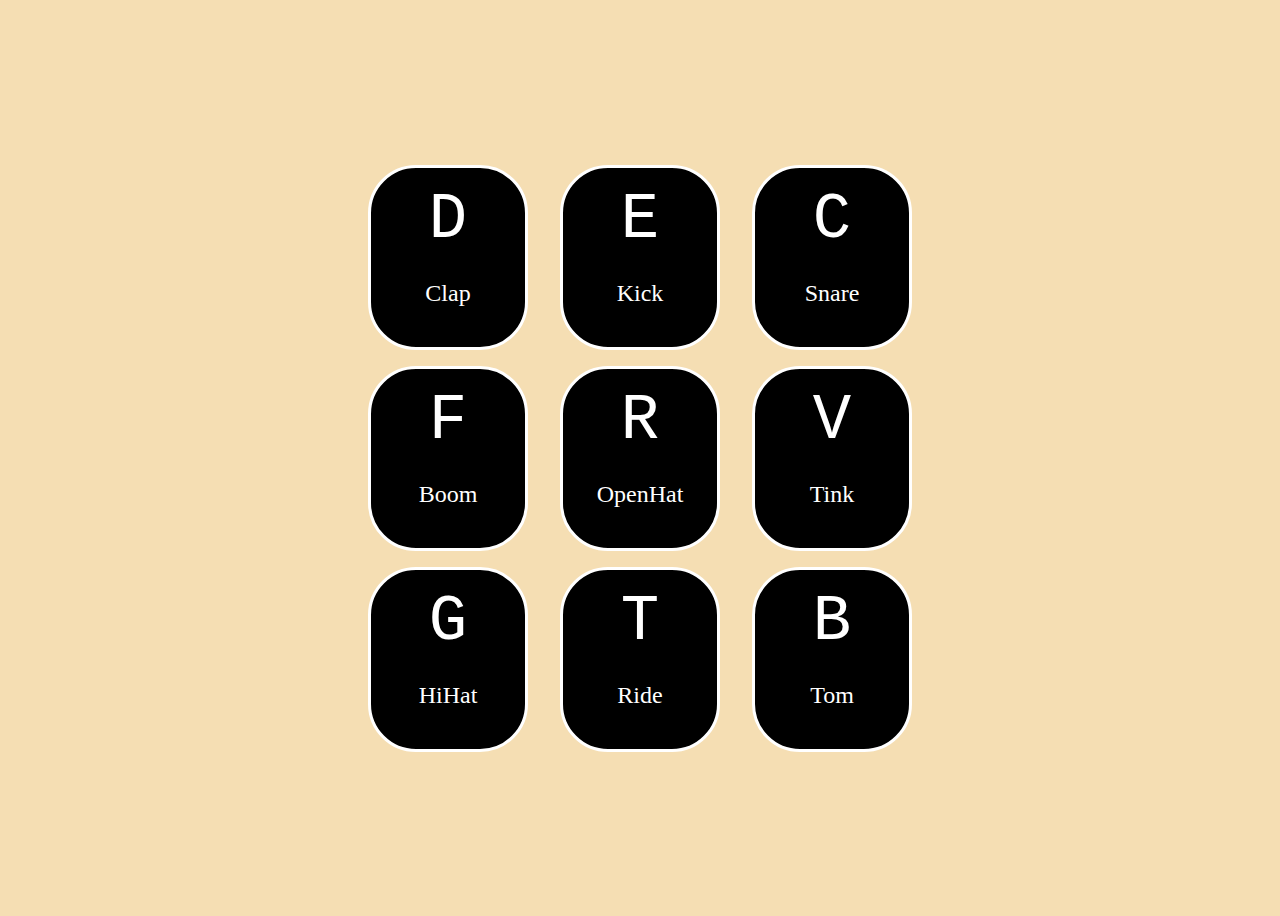
<file: 1_JavaScript-DrumKit/index.html>
<!DOCTYPE html>
<html lang="en">

<head>
    <meta charset="utf-8">
    <meta http-equiv="X-UA-Compatible" content="IE=edge">
    <title>JS-DrumKit</title>
    <meta name="viewport" content="width=device-width, initial-scale=1">
    <link rel="stylesheet" type="text/css" media="screen" href="styles/style.css">
    <script src="scripts/drumkit.js"></script>
</head>

<body>
    <div class=keys>
        <div class="1">
            <div data-key="68" class="key">
                <kbd>D</kbd>
                <p>Clap</p>
            </div>
            <div data-key="70" class="key">
                <kbd>F</kbd>
                <p>Boom</p>
            </div>
            <div data-key="71" class="key">
                <kbd>G</kbd>
                <p>HiHat</p>
            </div>
        </div>
        <div class="2">
            <div data-key="69" class="key">
                <kbd>E</kbd>
                <p>Kick</p>
            </div>
            <div data-key="82" class="key">
                <kbd>R</kbd>
                <p>OpenHat</p>
            </div>
            <div data-key="84" class="key">
                <kbd>T</kbd>
                <p>Ride</p>
            </div>
        </div>
        <div class="3">
            <div data-key="67" class="key">
                <kbd>C</kbd>
                <p>Snare</p>
            </div>
            <div data-key="86" class="key">
                <kbd>V</kbd>
                <p>Tink</p>
            </div>
            <div data-key="66" class="key">
                <kbd>B</kbd>
                <p>Tom</p>
            </div>
        </div>
    </div>
    <div class=sounds>
        <audio data-key="68" src="sounds/clap.wav">boom</audio>
        <audio data-key="70" src="sounds/boom.wav">boom</audio>
        <audio data-key="71" src="sounds/hihat.wav">boom</audio>
        <audio data-key="69" src="sounds/kick.wav">boom</audio>
        <audio data-key="82" src="sounds/openhat.wav">boom</audio>
        <audio data-key="84" src="sounds/ride.wav">boom</audio>
        <audio data-key="67" src="sounds/snare.wav">boom</audio>
        <audio data-key="86" src="sounds/tink.wav">boom</audio>
        <audio data-key="66" src="sounds/tom.wav">boom</audio>
    </div>
    <script>
        // Decorator function for glow effect once the keys are tapped
        function removeKeyGlow(e) {
            console.log("Here to remove the glow");
            console.log(e);
            if (e.propertyName != "transform") return;
            e.target.classList.remove('playing');
        }

        // Plays sound when the key is pressed
        function playSoundOnKeyStroke(e) {
            console.log("Event:", e);
            const currentKeyCode = e.keyCode;
            console.log("keyCode:" + currentKeyCode);
            const audio = document.querySelector(`audio[data-key="${currentKeyCode}"]`);
            const key = document.querySelector(`div[data-key="${currentKeyCode}"]`);
            if (!audio) return;
            console.log("Key:" + e.code);
            audio.currentTime = 0;
            key.classList.add('playing');
            audio.play();
        }

        // Plays sound when the keys are clicked or tapped
        function playSoundOnClick(e) {
            console.log("Event play on click");
            console.log("Click Event:", e);
            const currentKeyValue = e.target.innerText;
            var currentkeyCode;
            var dataKeyResponse1 = e.target.parentElement.attributes[0];
            console.log("Parent:", dataKeyResponse1);
            // data-key="68"
            var currentKeyCode = e.target.parentNode.dataset.key;
            console.log("DataFromClick:", currentKeyCode);
            console.log("keyCode:" + currentKeyCode);
            const audio = document.querySelector(`audio[data-key="${currentKeyCode}"]`);
            const key = document.querySelector(`div[data-key="${currentKeyCode}"]`);
            if (!audio) return;
            console.log("Key:" + e.code);
            audio.currentTime = 0;
            key.classList.add('playing');
            audio.play();
        }
        window.addEventListener('transitionend', removeKeyGlow);
        window.addEventListener('keydown', playSoundOnKeyStroke);
        document.getElementsByClassName('keys')[0].addEventListener('click', playSoundOnClick);
    </script>
</body>

</html>
</file>
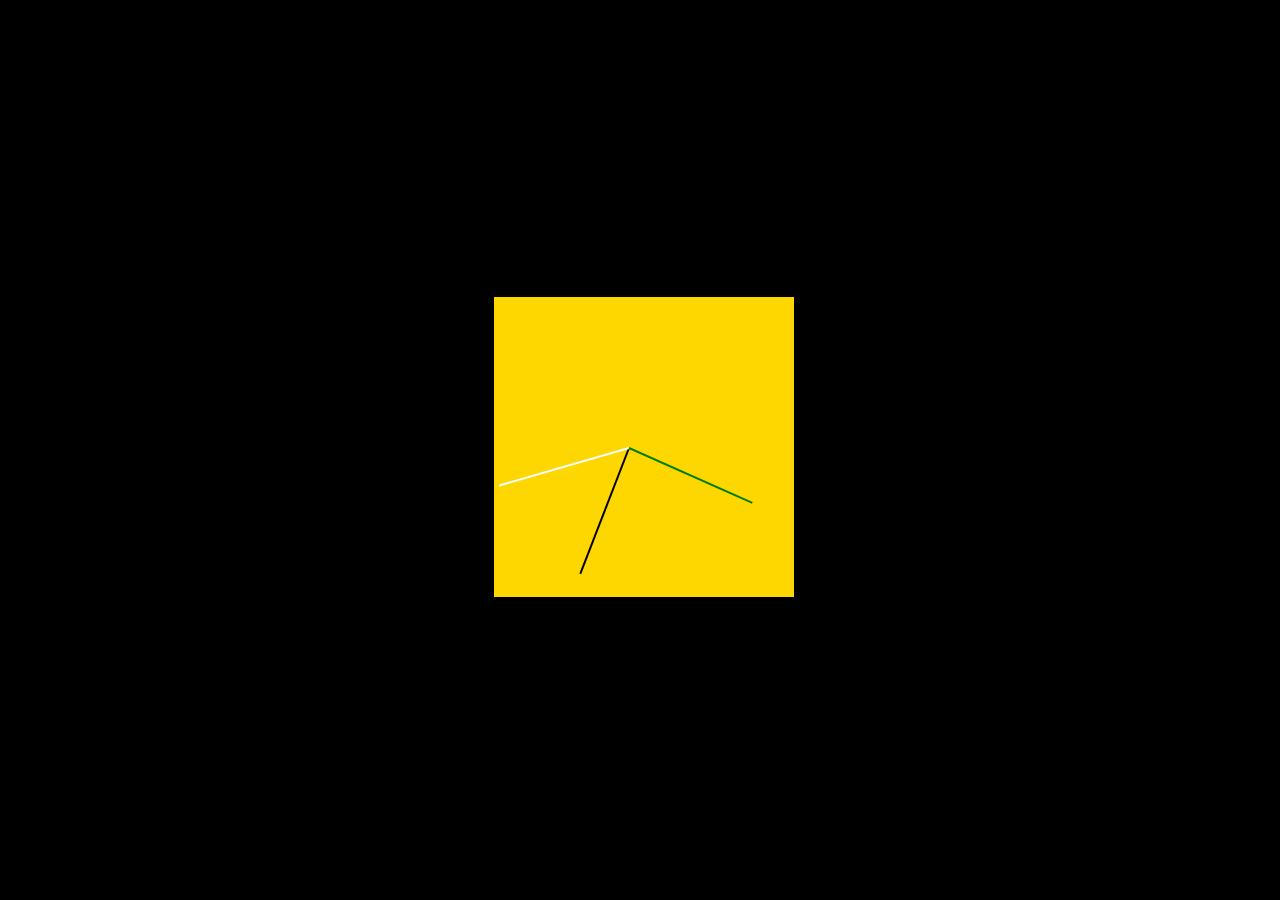
<file: 2_JS-CSS-Clock/index.html>
?
<!DOCTYPE html>
<html lang="en">

<head>
    <meta charset="UTF-8">
    <meta name="viewport" content="width=device-width, initial-scale=1.0">
    <meta http-equiv="X-UA-Compatible" content="ie=edge">
    <title>ClockJS</title>
</head>
<body>
    <div class="clock">
        <div class="clock-face">
            <div class="hand hour-hand"></div>
            <div class="hand minute-hand"></div>
            <div class="hand seconds-hand"></div>
        </div>
    </div>
    <style>
        html {
            background-color: black;
            background-size: cover;
            font-family: 'helvetica neue';
            text-align: center;
            font-size: 10px;
        }

        body {
            font-size: 2rem;
            margin: 0;
            display: flex;
            flex: 1;
            min-height: 100vh;
            align-items: center;
        }

        .clock {
            border: 2px;
            border-color: aliceblue;
            width: 30rem;
            height: 30rem;
            margin: 50px auto;
        }

        .clock-face{
            position: relative;
            background: gold;
            width: 100%;
            height: 100%;
            transform: translateY(-3px);
        }

        .hand{
            background: black;
            height: 2px;
            width: 45%;
            position:absolute;
            top:50%;
            transition: all 0.05s;
            transform-origin: 100%;
            transform:rotate(90deg);
            transition-timing-function: cubic-bezier(0.1, 2.7, 0.58, 1);
        }
    </style>
    <script>
    const hourHand = document.querySelector(".hour-hand");
    //console.log('HourHand:',hourHand);
    const minuteHand = document.querySelector(".minute-hand");
    const secondsHand = document.querySelector(".seconds-hand");
    secondsHand.style.background = "green";
    hourHand.style.background = "black";
    minuteHand.style.background="white";


    function showTime(){
        const now = new Date();
        console.log("1 Second just passed!");
        const seconds = now.getSeconds();
        console.log("S:",seconds);
        var secondsDegree = ((seconds*6)+90);
        secondsHand.style.transform=`rotate(${secondsDegree}deg)`;

        const minutes = now.getMinutes();
        console.log("M:",minutes);
        var minutesDegree = ((minutes+(seconds/60))*6)+90;
        minuteHand.style.transform = `rotate(${minutesDegree}deg)`;

        const hours = now.getHours();
        console.log("H", hours);
        var hourDegree = ((hours)+(minutes/60)+(seconds/3600))*30+90;
        hourHand.style.transform=`rotate(${hourDegree}deg)`;
    }

    setInterval(showTime, 1000);
    showTime();
    </script>
</body>

</html>
</file>
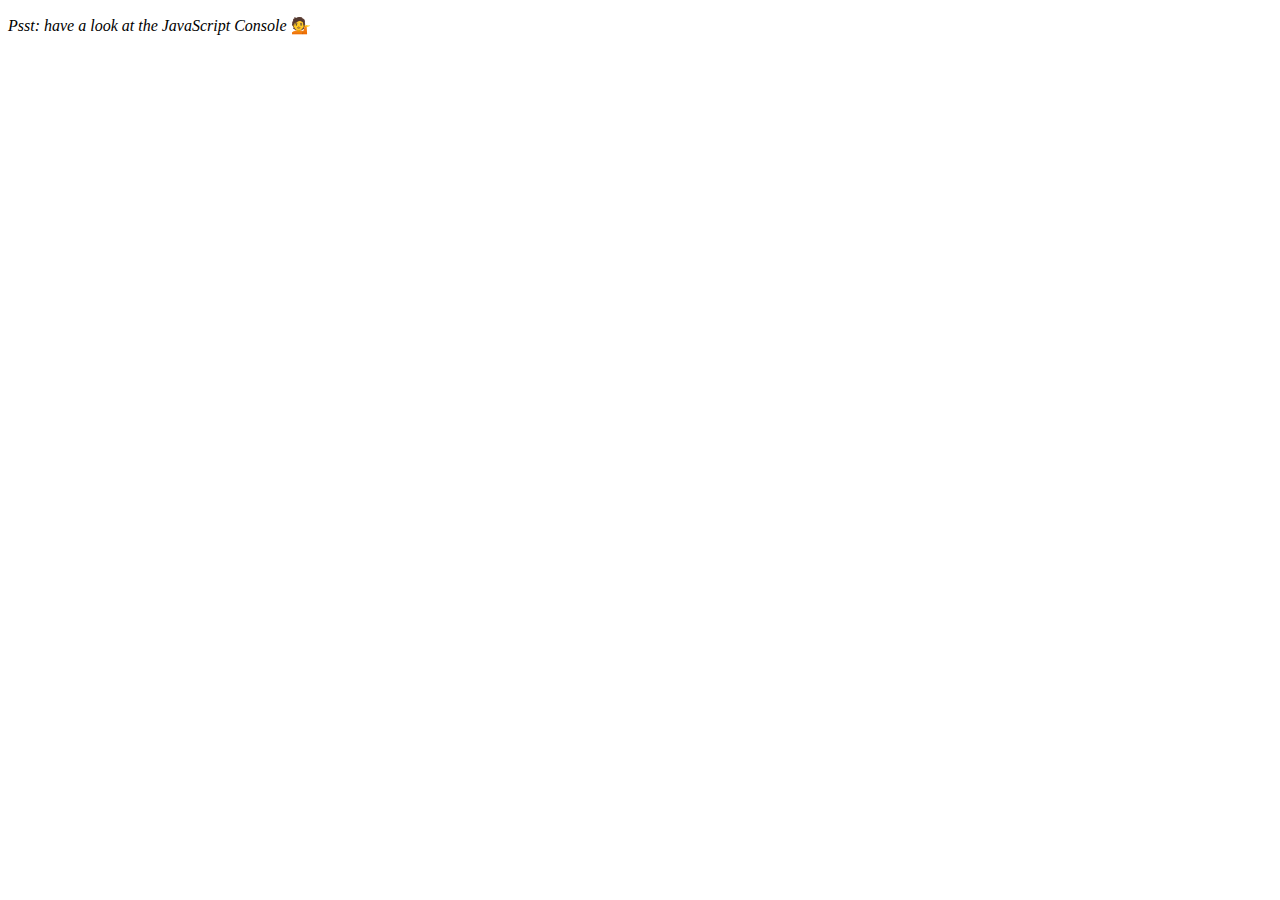
<file: 4_ArrayCardio/index.html>
<!DOCTYPE html>
<html lang="en">

<head>
    <meta charset="UTF-8">
    <title>Array Cardio 💪</title>
</head>

<body>
    <p><em>Psst: have a look at the JavaScript Console</em> 💁</p>
    <script>
        // Get your shorts on - this is an array workout!
        // ## Array Cardio Day 1

        // Some data we can work with

        const inventors = [
            { first: 'Albert', last: 'Einstein', year: 1879, passed: 1955 },
            { first: 'Isaac', last: 'Newton', year: 1643, passed: 1727 },
            { first: 'Galileo', last: 'Galilei', year: 1564, passed: 1642 },
            { first: 'Marie', last: 'Curie', year: 1867, passed: 1934 },
            { first: 'Johannes', last: 'Kepler', year: 1571, passed: 1630 },
            { first: 'Nicolaus', last: 'Copernicus', year: 1473, passed: 1543 },
            { first: 'Max', last: 'Planck', year: 1858, passed: 1947 },
            { first: 'Katherine', last: 'Blodgett', year: 1898, passed: 1979 },
            { first: 'Ada', last: 'Lovelace', year: 1815, passed: 1852 },
            { first: 'Sarah E.', last: 'Goode', year: 1855, passed: 1905 },
            { first: 'Lise', last: 'Meitner', year: 1878, passed: 1968 },
            { first: 'Hanna', last: 'Hammarström', year: 1829, passed: 1909 }
        ];

        const people = ['Beck, Glenn', 'Becker, Carl', 'Beckett, Samuel', 'Beddoes, Mick', 'Beecher, Henry', 'Beethoven, Ludwig', 'Begin, Menachem', 'Belloc, Hilaire', 'Bellow, Saul', 'Benchley, Robert', 'Benenson, Peter', 'Ben-Gurion, David', 'Benjamin, Walter', 'Benn, Tony', 'Bennington, Chester', 'Benson, Leana', 'Bent, Silas', 'Bentsen, Lloyd', 'Berger, Ric', 'Bergman, Ingmar', 'Berio, Luciano', 'Berle, Milton', 'Berlin, Irving', 'Berne, Eric', 'Bernhard, Sandra', 'Berra, Yogi', 'Berry, Halle', 'Berry, Wendell', 'Bethea, Erin', 'Bevan, Aneurin', 'Bevel, Ken', 'Biden, Joseph', 'Bierce, Ambrose', 'Biko, Steve', 'Billings, Josh', 'Biondo, Frank', 'Birrell, Augustine', 'Black, Elk', 'Blair, Robert', 'Blair, Tony', 'Blake, William'];

        // Array.prototype.filter()
        // 1. Filter the list of inventors for those who were born in the 1500's
        const born1500 = inventors.filter(inventor => {
            if (inventor.year >= 1500) {
                return true;
            }
        });

        //    console.table(born1500);

        // Array.prototype.map()
        // 2. Give us an array of the inventors' first and last names
        const firstLastName = inventors.map(inventor => {
            return inventor.first + ' ' + inventor.last;
        })

        //    console.table(firstLastName);

        // Array.prototype.sort()
        // 3. Sort the inventors by birthdate, oldest to youngest
        const sortedInventors = inventors.sort((a,b)=>{
            if(a.year>b.year){
                return 1;
            } else {
                return -1;
            }
        });
        // console.table(sortedInventors);

        // Array.prototype.reduce()
        // 4. How many years did all the inventors live?
        const inventorLifespan = inventors.reduce((lifeSpan,inventor)=>{
            return lifeSpan+(inventor.passed-inventor.year);
        },0);
        // console.log(inventorLifespan);

        // 5. Sort the inventors by years lived
        const sortByAge = inventors.sort((a,b)=>{
            previousInventor = a.passed -a.year;
            currentInventor = b.passed - b.year;
            console.log('P:'+previousInventor+'|'+'N:'+currentInventor);
            return previousInventor>currentInventor?1:-1;
        })
        console.table(sortByAge);

        // 6. create a list of Boulevards in Paris that contain 'de' anywhere in the name
        // https://en.wikipedia.org/wiki/Category:Boulevards_in_Paris


        // 7. sort Exercise
        // Sort the people alphabetically by last name

        // 8. Reduce Exercise
        // Sum up the instances of each of these
        const data = ['car', 'car', 'truck', 'truck', 'bike', 'walk', 'car', 'van', 'bike', 'walk', 'car', 'van', 'car', 'truck'];

    </script>
</body>

</html>
</file>
<file: 1_JavaScript-DrumKit/styles/style.css>
html {
    font-size: 10;
    background:wheat;
    background-size: cover;
}

kbd {
    display: block;
    font-size: 4rem;
  }

  .keys {
    display: flex;
    flex: 1;
    min-height: 100vh;
    align-items: center;
    justify-content: center;
  }

  .key {
    border:0.16em solid rgba(255,255,255,10);
    border-radius:2em;
    box-sizing: border-box;
    margin: 1rem;
    font-size: 1.5rem;
    padding: 1rem .5rem;
    transition: all .07s ease;
    width: 10rem;
    text-align: center;
    color:#FFFFFF;
    background:black;
    text-shadow: 0 0 .5rem black;
  }

  .playing {
    transform: scale(1.1);
    border-color: #ffc600;
    box-shadow: 0 0 1rem #ffc600;
  }
</file>
